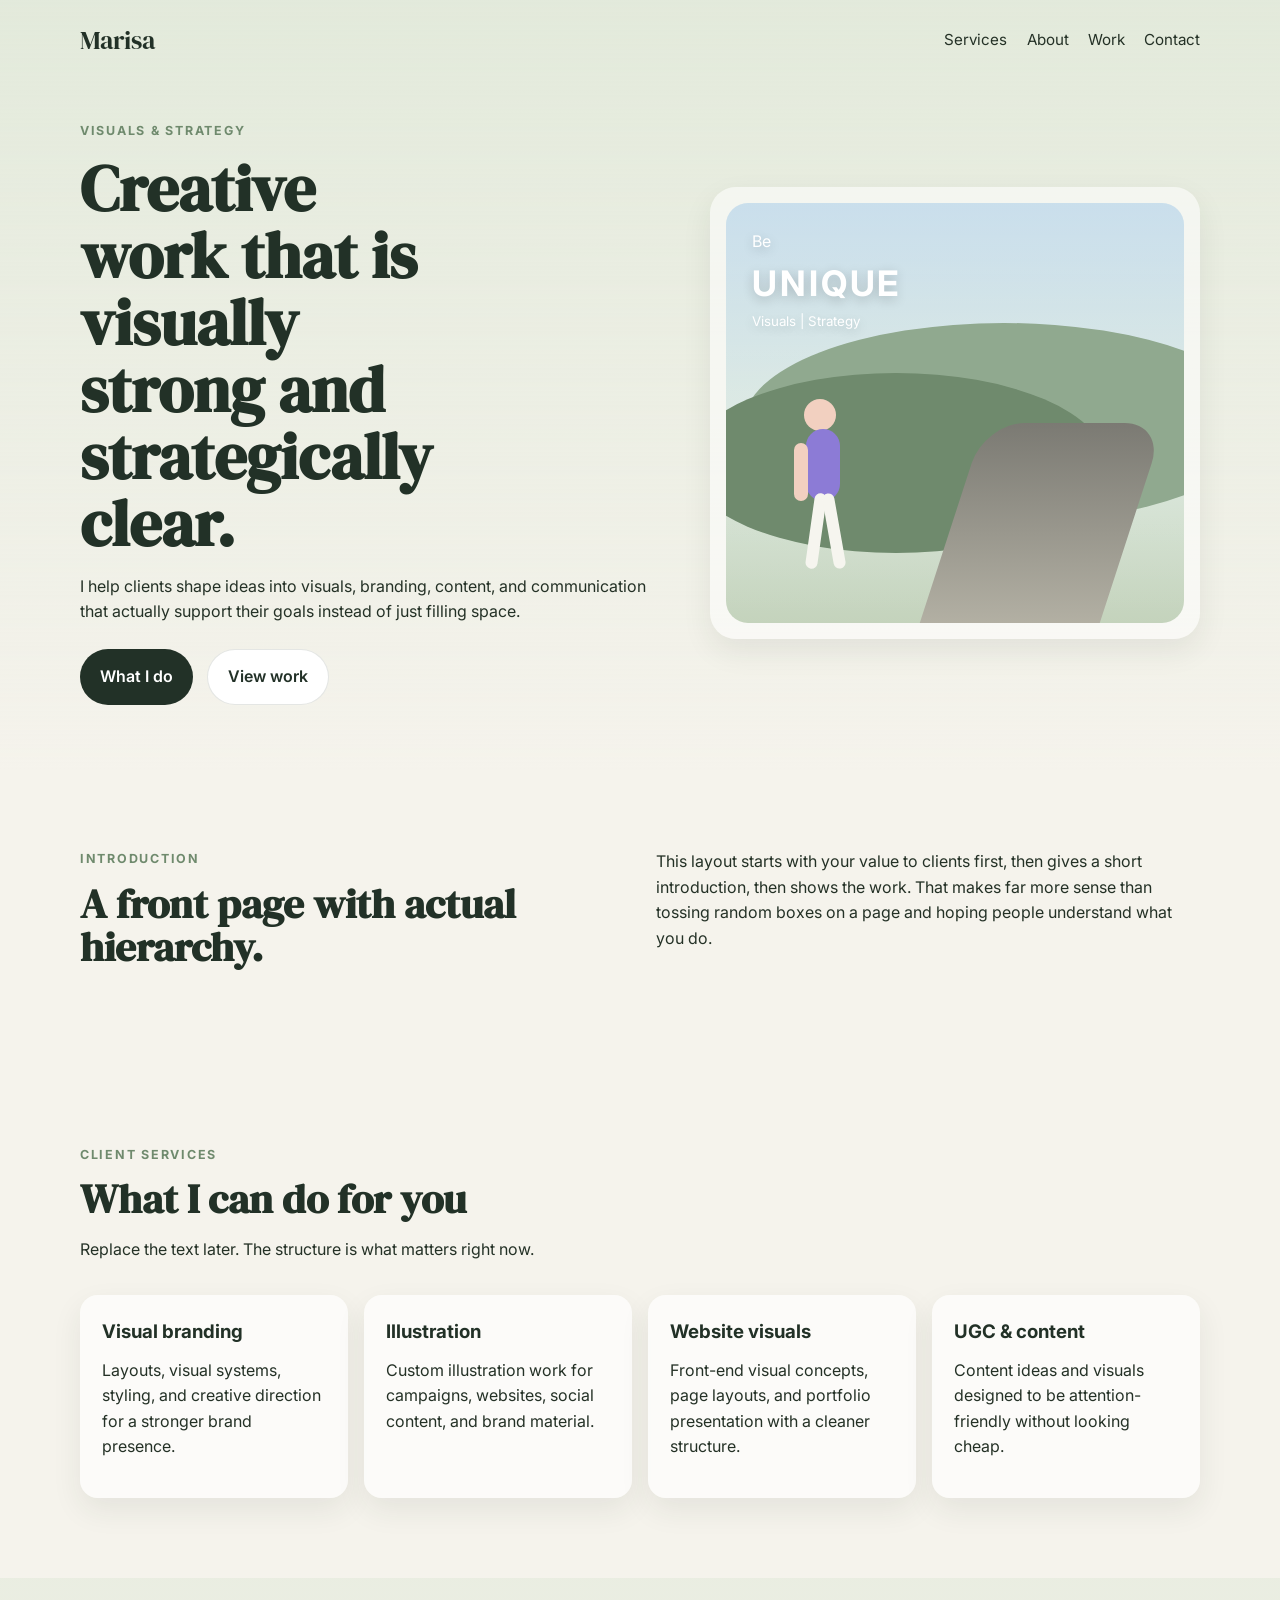
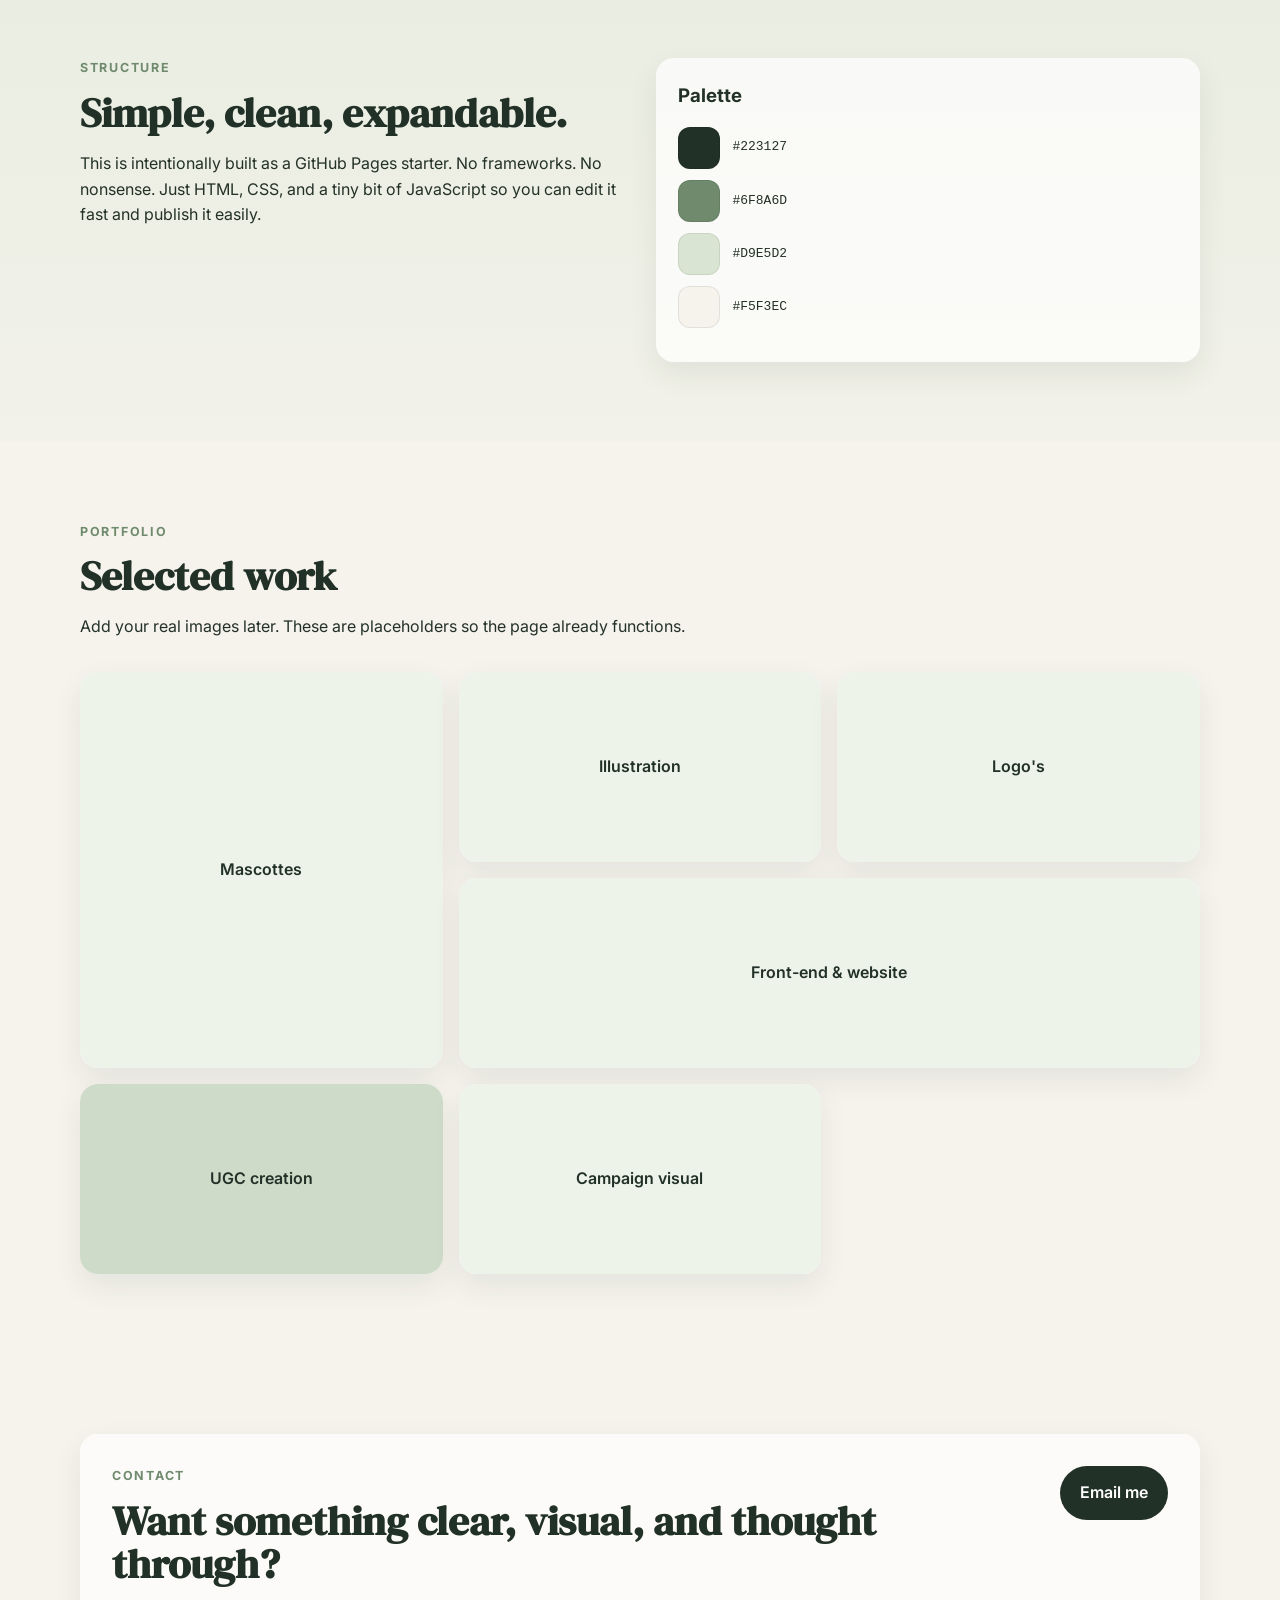
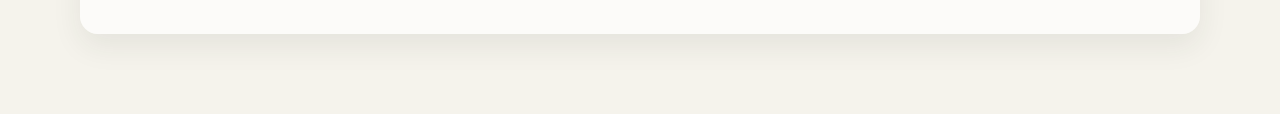
<file: index.html>
<!DOCTYPE html>
<html lang="en">
<head>
  <meta charset="UTF-8" />
  <meta name="viewport" content="width=device-width, initial-scale=1.0" />
  <title>Marisa | Visuals & Strategy</title>
  <meta name="description" content="Portfolio site for visuals, strategy, and creative work." />
  <link rel="preconnect" href="https://fonts.googleapis.com">
  <link rel="preconnect" href="https://fonts.gstatic.com" crossorigin>
  <link href="https://fonts.googleapis.com/css2?family=DM+Serif+Display&family=Inter:wght@400;500;600;700&display=swap" rel="stylesheet">
  <link rel="stylesheet" href="./styles.css" />
</head>
<body>
  <header class="hero">
    <nav class="nav container">
      <a href="#" class="logo">Marisa</a>
      <div class="nav-links">
        <a href="#services">Services</a>
        <a href="#about">About</a>
        <a href="#work">Work</a>
        <a href="#contact">Contact</a>
      </div>
    </nav>

    <div class="hero-inner container">
      <div class="hero-copy">
        <p class="eyebrow">Visuals & Strategy</p>
        <h1>Creative work that is visually strong and strategically clear.</h1>
        <p class="lead">
          I help clients shape ideas into visuals, branding, content, and communication that
          actually support their goals instead of just filling space.
        </p>

        <div class="hero-actions">
          <a class="btn btn-primary" href="#services">What I do</a>
          <a class="btn btn-secondary" href="#work">View work</a>
        </div>
      </div>

      <div class="hero-card">
        <div class="scene">
          <div class="sky"></div>
          <div class="mountain back"></div>
          <div class="mountain front"></div>
          <div class="road"></div>
          <div class="person">
            <div class="head"></div>
            <div class="torso"></div>
            <div class="arm"></div>
            <div class="leg left"></div>
            <div class="leg right"></div>
          </div>
          <div class="hero-overlay">
            <span>Be</span>
            <strong>UNIQUE</strong>
            <small>Visuals | Strategy</small>
          </div>
        </div>
      </div>
    </div>
  </header>

  <main>
    <section class="intro section" id="about">
      <div class="container two-col">
        <div>
          <p class="section-label">Introduction</p>
          <h2>A front page with actual hierarchy.</h2>
        </div>
        <p>
          This layout starts with your value to clients first, then gives a short introduction,
          then shows the work. That makes far more sense than tossing random boxes on a page and
          hoping people understand what you do.
        </p>
      </div>
    </section>

    <section class="section" id="services">
      <div class="container">
        <div class="section-head">
          <p class="section-label">Client services</p>
          <h2>What I can do for you</h2>
          <p>Replace the text later. The structure is what matters right now.</p>
        </div>

        <div class="services-grid">
          <article class="card">
            <h3>Visual branding</h3>
            <p>Layouts, visual systems, styling, and creative direction for a stronger brand presence.</p>
          </article>
          <article class="card">
            <h3>Illustration</h3>
            <p>Custom illustration work for campaigns, websites, social content, and brand material.</p>
          </article>
          <article class="card">
            <h3>Website visuals</h3>
            <p>Front-end visual concepts, page layouts, and portfolio presentation with a cleaner structure.</p>
          </article>
          <article class="card">
            <h3>UGC & content</h3>
            <p>Content ideas and visuals designed to be attention-friendly without looking cheap.</p>
          </article>
        </div>
      </div>
    </section>

    <section class="section accent-section">
      <div class="container feature-wrap">
        <div>
          <p class="section-label">Structure</p>
          <h2>Simple, clean, expandable.</h2>
          <p>
            This is intentionally built as a GitHub Pages starter. No frameworks. No nonsense.
            Just HTML, CSS, and a tiny bit of JavaScript so you can edit it fast and publish it easily.
          </p>
        </div>

        <div class="palette-box">
          <h3>Palette</h3>
          <div class="swatch-row"><span class="swatch sw1"></span><code>#223127</code></div>
          <div class="swatch-row"><span class="swatch sw2"></span><code>#6F8A6D</code></div>
          <div class="swatch-row"><span class="swatch sw3"></span><code>#D9E5D2</code></div>
          <div class="swatch-row"><span class="swatch sw4"></span><code>#F5F3EC</code></div>
        </div>
      </div>
    </section>

    <section class="section" id="work">
      <div class="container">
        <div class="section-head">
          <p class="section-label">Portfolio</p>
          <h2>Selected work</h2>
          <p>Add your real images later. These are placeholders so the page already functions.</p>
        </div>

        <div class="work-grid">
          <article class="work-item tall"><div class="placeholder">Mascottes</div></article>
          <article class="work-item"><div class="placeholder">Illustration</div></article>
          <article class="work-item"><div class="placeholder">Logo's</div></article>
          <article class="work-item wide"><div class="placeholder">Front-end & website</div></article>
          <article class="work-item accent"><div class="placeholder">UGC creation</div></article>
          <article class="work-item"><div class="placeholder">Campaign visual</div></article>
        </div>
      </div>
    </section>

    <section class="section" id="contact">
      <div class="container contact-box">
        <div>
          <p class="section-label">Contact</p>
          <h2>Want something clear, visual, and thought through?</h2>
        </div>
        <a class="btn btn-primary" href="mailto:youremail@example.com">Email me</a>
      </div>
    </section>
  </main>

  <script src="./script.js"></script>
</body>
</html>
</file>
<file: styles.css>
:root {
  --green-dark: #223127;
  --green-mid: #6F8A6D;
  --green-soft: #D9E5D2;
  --cream: #F5F3EC;
  --white: #ffffff;
  --text: #243126;
  --shadow: 0 12px 30px rgba(34, 49, 39, 0.08);
  --radius-lg: 26px;
  --radius-md: 18px;
  --max-width: 1120px;
}

* {
  box-sizing: border-box;
}

html {
  scroll-behavior: smooth;
}

body {
  margin: 0;
  background: var(--cream);
  color: var(--text);
  font-family: "Inter", sans-serif;
  line-height: 1.6;
}

a {
  color: inherit;
  text-decoration: none;
}

.container {
  width: min(1120px, calc(100% - 2rem));
  margin: 0 auto;
}

.section {
  padding: 5rem 0;
}

h1, h2 {
  font-family: "DM Serif Display", serif;
  line-height: 1.05;
  margin: 0 0 1rem;
  color: var(--green-dark);
}

h1 {
  font-size: clamp(2.5rem, 5vw, 4.8rem);
  max-width: 11ch;
}

h2 {
  font-size: clamp(2rem, 3.2vw, 3rem);
}

h3 {
  margin-top: 0;
  margin-bottom: 0.65rem;
  color: var(--green-dark);
}

p {
  margin-top: 0;
}

.eyebrow,
.section-label {
  text-transform: uppercase;
  letter-spacing: 0.14em;
  font-size: 0.78rem;
  font-weight: 700;
  color: var(--green-mid);
  margin-bottom: 0.85rem;
}

.hero {
  background: linear-gradient(180deg, rgba(245,243,236,0.35), rgba(245,243,236,1)), var(--green-soft);
  padding-bottom: 3rem;
}

.nav {
  display: flex;
  justify-content: space-between;
  align-items: center;
  padding: 1.25rem 0;
}

.logo {
  font-family: "DM Serif Display", serif;
  font-size: 1.6rem;
  color: var(--green-dark);
}

.nav-links {
  display: flex;
  gap: 1.2rem;
  font-size: 0.95rem;
}

.hero-inner {
  display: grid;
  grid-template-columns: 1.1fr 0.9fr;
  gap: 2rem;
  align-items: center;
  padding: 2.5rem 0 1rem;
}

.lead {
  max-width: 58ch;
  font-size: 1rem;
}

.hero-actions {
  display: flex;
  gap: 0.9rem;
  flex-wrap: wrap;
  margin-top: 1.5rem;
}

.btn {
  display: inline-flex;
  align-items: center;
  justify-content: center;
  padding: 0.9rem 1.25rem;
  border-radius: 999px;
  font-weight: 600;
  transition: transform 0.2s ease, opacity 0.2s ease;
}

.btn:hover {
  transform: translateY(-2px);
}

.btn-primary {
  background: var(--green-dark);
  color: var(--white);
}

.btn-secondary {
  background: var(--white);
  color: var(--green-dark);
  border: 1px solid rgba(34, 49, 39, 0.12);
}

.hero-card {
  background: rgba(255,255,255,0.55);
  border-radius: var(--radius-lg);
  padding: 1rem;
  box-shadow: var(--shadow);
}

.scene {
  position: relative;
  min-height: 420px;
  overflow: hidden;
  border-radius: 22px;
  background: linear-gradient(180deg, #b8d4e6 0%, #dce9df 56%, #c4d3bc 100%);
}

.sky {
  position: absolute;
  inset: 0;
  background: linear-gradient(180deg, rgba(255,255,255,0.25), transparent);
}

.mountain {
  position: absolute;
  bottom: 100px;
  border-radius: 50%;
}

.mountain.back {
  width: 520px;
  height: 200px;
  right: -80px;
  background: #90a98f;
}

.mountain.front {
  width: 420px;
  height: 180px;
  left: -40px;
  background: #6f8a6d;
  bottom: 70px;
}

.road {
  position: absolute;
  right: 12%;
  bottom: -20px;
  width: 180px;
  height: 220px;
  background: linear-gradient(180deg, #7b7a73, #b8b5a8);
  transform: skewX(-18deg);
  border-top-left-radius: 40px;
  border-top-right-radius: 40px;
}

.person {
  position: absolute;
  left: 58px;
  bottom: 42px;
  width: 80px;
  height: 190px;
  animation: floatPerson 3s ease-in-out infinite;
}

.head,
.torso,
.arm,
.leg {
  position: absolute;
  border-radius: 999px;
}

.head {
  width: 32px;
  height: 32px;
  background: #f2d0c0;
  left: 20px;
  top: 8px;
}

.torso {
  width: 34px;
  height: 72px;
  background: #8c7bd6;
  left: 22px;
  top: 38px;
  border-radius: 18px;
}

.arm {
  width: 14px;
  height: 58px;
  background: #f2d0c0;
  left: 10px;
  top: 52px;
  transform-origin: top center;
  animation: waveArm 2.6s ease-in-out infinite;
}

.leg.left,
.leg.right {
  width: 12px;
  height: 76px;
  background: #f6f5ef;
  top: 102px;
}

.leg.left {
  left: 26px;
  transform: rotate(8deg);
}

.leg.right {
  left: 44px;
  transform: rotate(-10deg);
}

.hero-overlay {
  position: absolute;
  left: 26px;
  top: 26px;
  color: white;
  text-shadow: 0 3px 12px rgba(0,0,0,0.2);
}

.hero-overlay span,
.hero-overlay small {
  display: block;
}

.hero-overlay strong {
  display: block;
  font-size: 2.2rem;
  letter-spacing: 0.08em;
}

.two-col,
.feature-wrap,
.contact-box {
  display: grid;
  gap: 2rem;
  align-items: start;
}

.two-col,
.feature-wrap {
  grid-template-columns: 1fr 1fr;
}

.section-head {
  margin-bottom: 2rem;
  max-width: 700px;
}

.services-grid,
.work-grid {
  display: grid;
  gap: 1rem;
}

.services-grid {
  grid-template-columns: repeat(4, 1fr);
}

.card,
.palette-box,
.contact-box,
.work-item {
  background: rgba(255,255,255,0.72);
  border-radius: var(--radius-md);
  box-shadow: var(--shadow);
}

.card,
.palette-box {
  padding: 1.4rem;
}

.accent-section {
  background: linear-gradient(180deg, rgba(217,229,210,0.4), rgba(217,229,210,0.12));
}

.palette-box h3 {
  margin-bottom: 1rem;
}

.swatch-row {
  display: flex;
  align-items: center;
  gap: 0.75rem;
  margin-bottom: 0.7rem;
}

.swatch {
  width: 42px;
  height: 42px;
  border-radius: 12px;
  display: inline-block;
  border: 1px solid rgba(0,0,0,0.08);
}

.sw1 { background: #223127; }
.sw2 { background: #6F8A6D; }
.sw3 { background: #D9E5D2; }
.sw4 { background: #F5F3EC; }

.work-grid {
  grid-template-columns: repeat(3, 1fr);
  grid-auto-rows: 190px;
}

.work-item {
  overflow: hidden;
  padding: 0;
}

.work-item.tall {
  grid-row: span 2;
}

.work-item.wide {
  grid-column: span 2;
}

.placeholder {
  width: 100%;
  height: 100%;
  display: grid;
  place-items: center;
  padding: 1rem;
  text-align: center;
  background: #eef3e9;
  color: var(--green-dark);
  font-weight: 600;
}

.work-item.accent .placeholder {
  background: #cfdbc9;
}

.contact-box {
  grid-template-columns: 1fr auto;
  padding: 2rem;
}

@keyframes floatPerson {
  0%, 100% { transform: translateY(0px); }
  50% { transform: translateY(-8px); }
}

@keyframes waveArm {
  0%, 100% { transform: rotate(10deg); }
  50% { transform: rotate(-10deg); }
}

@media (max-width: 960px) {
  .hero-inner,
  .two-col,
  .feature-wrap,
  .services-grid,
  .contact-box {
    grid-template-columns: 1fr;
  }

  .services-grid {
    grid-template-columns: repeat(2, 1fr);
  }

  .work-grid {
    grid-template-columns: 1fr 1fr;
  }

  .work-item.wide {
    grid-column: span 2;
  }
}

@media (max-width: 640px) {
  .nav {
    flex-direction: column;
    gap: 0.8rem;
  }

  .nav-links {
    flex-wrap: wrap;
    justify-content: center;
  }

  .services-grid,
  .work-grid {
    grid-template-columns: 1fr;
  }

  .work-item.tall,
  .work-item.wide {
    grid-row: span 1;
    grid-column: span 1;
  }

  .scene {
    min-height: 320px;
  }
}
</file>
